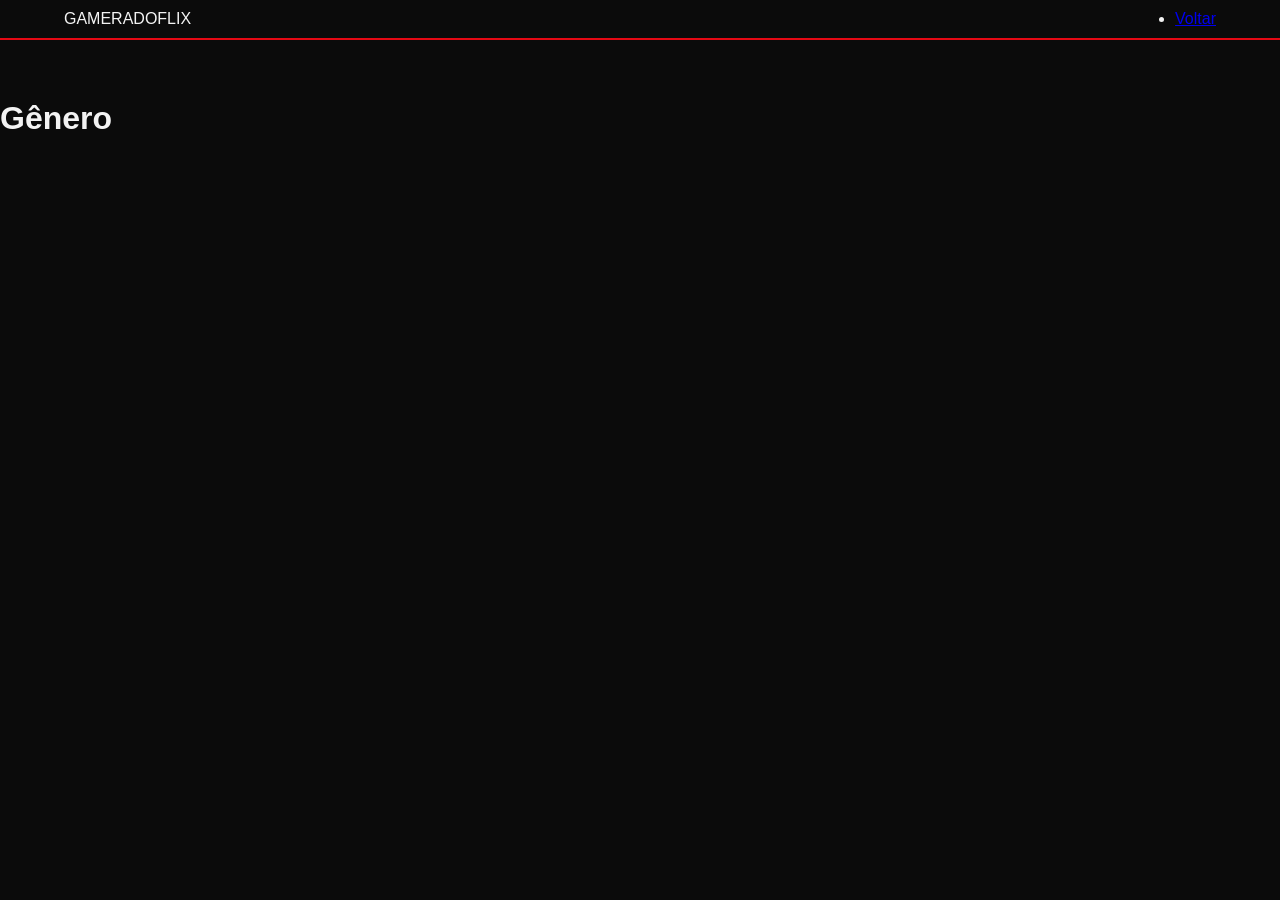
<file: categoria.html>
<!DOCTYPE html>
<html lang="pt-br" data-theme="dark">
<head>
    <meta charset="UTF-8">
    <title>Gênero | GAMERADOFLIX</title>
    <link rel="stylesheet" href="style.css">
</head>
<body>
    <header class="navbar">
        <div class="logo">GAMERADOFLIX</div>
        <nav><ul class="nav-links"><li><a href="index.html">Voltar</a></li></ul></nav>
    </header>

    <main class="content" style="padding-top: 100px;">
        <h1 id="tituloCategoria">Gênero</h1>
        <div class="grid-content" id="listaFiltrada">
            </div>
    </main>

    <script>
        // Esta lógica pega o nome da categoria na URL e filtra os filmes
        const urlParams = new URLSearchParams(window.location.search);
        const generoDesejado = urlParams.get('tipo'); // ex: acao
        
        document.getElementById('tituloCategoria').innerText = "Gênero: " + generoDesejado.toUpperCase();

        // Aqui você simularia a busca no seu "Banco de Dados" (que são seus cards)
        // No futuro, para ser automático, os filmes viriam de um arquivo JSON.
    </script>
</body>
</html>
</file>
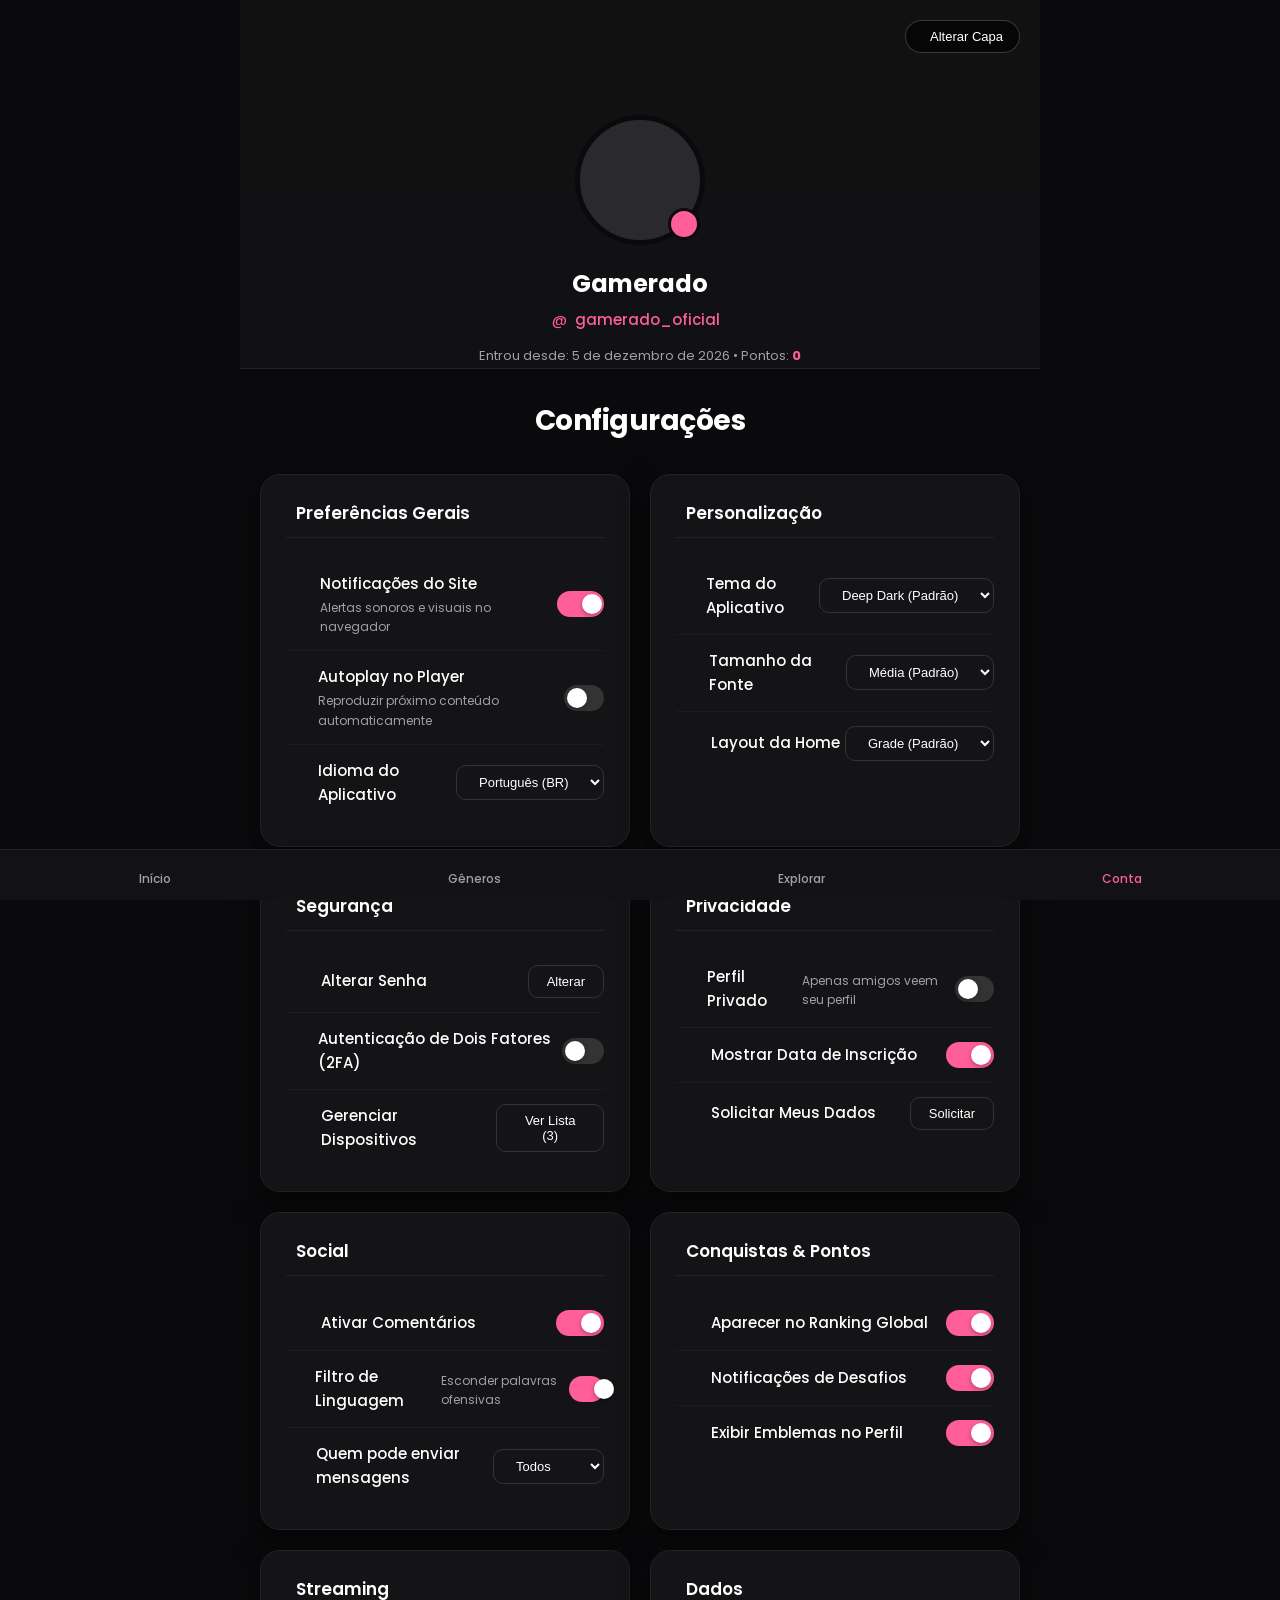
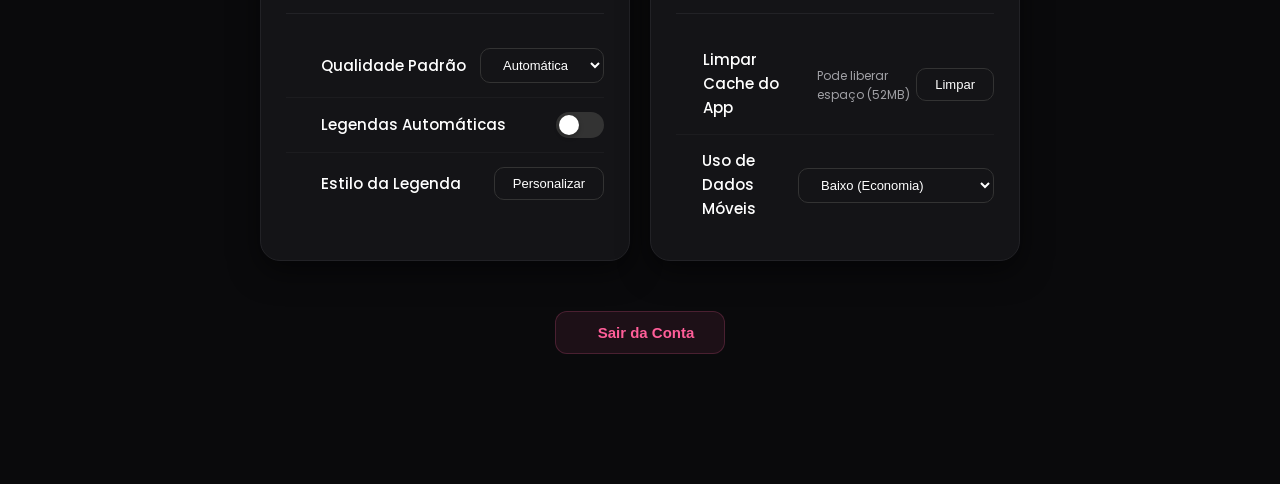
<file: conta.html>
<!DOCTYPE html>
<html lang="pt-br">
<head>
    <meta charset="UTF-8">
    <meta name="viewport" content="width=device-width, initial-scale=1.0">
    <title>Configurações da Conta - Profissional & Estiloso</title>
    <link href="https://fonts.googleapis.com/css2?family=Poppins:wght@300;400;500;600;700&display=swap" rel="stylesheet">
    <style>
        /* --- ESTILOS GERAIS & TEMA ESCURO --- */
        :root {
            --bg-body: #0a0a0c; 
            --bg-card: #141417; 
            --bg-banner: #111113;
            --text-primary: #ffffff;
            --text-secondary: #a0a0a5;
            --accent-pink: #ff5e99; 
            --accent-pink-hover: #ff3c84;
            --border-color: #222226;
            --shadow-card: 0 10px 30px rgba(0,0,0,0.5);
            --transition: all 0.3s cubic-bezier(0.4, 0, 0.2, 1);
        }

        * {
            box-sizing: border-box;
            margin: 0;
            padding: 0;
            outline: none;
            -webkit-tap-highlight-color: transparent;
        }

        body {
            font-family: 'Poppins', sans-serif;
            background-color: var(--bg-body);
            color: var(--text-primary);
            overflow-x: hidden;
            line-height: 1.6;
        }

        /* --- CONTAINER PRINCIPAL --- */
        .main-container {
            max-width: 800px;
            margin: 0 auto;
            padding-bottom: 100px; /* Aumentado para dar espaço ao menu inferior */
        }

        /* --- CABEÇALHO DO PERFIL (HEADER) --- */
        .profile-header {
            position: relative;
            background-color: var(--bg-banner);
            border-bottom: 1px solid var(--border-color);
        }

        /* Banner - Adapta qualquer formato automaticamente */
        .banner {
            height: 180px;
            background-color: #111;
            background-size: cover; /* Faz com que a imagem cubra o espaço sem distorcer */
            background-position: center; /* Centraliza a imagem */
            background-repeat: no-repeat;
            position: relative;
            cursor: pointer;
            transition: opacity 0.3s;
        }
        .banner:hover { opacity: 0.8; }

        .change-cover-btn {
            position: absolute;
            top: 20px;
            right: 20px;
            background: rgba(0, 0, 0, 0.6);
            border: 1px solid rgba(255,255,255,0.2);
            color: white;
            padding: 8px 16px;
            border-radius: 20px;
            font-size: 13px;
            font-weight: 500;
            cursor: pointer;
            display: flex;
            align-items: center;
            gap: 8px;
            backdrop-filter: blur(5px);
            transition: var(--transition);
        }
        .change-cover-btn:hover { background: rgba(0, 0, 0, 0.8); border-color: white; }

        /* Avatar Area */
        .avatar-area {
            position: relative;
            margin-top: -65px; 
            display: flex;
            flex-direction: column;
            align-items: center;
            padding-bottom: 20px;
        }

        .avatar-wrapper {
            position: relative;
            cursor: pointer;
        }

        .avatar {
            width: 130px;
            height: 130px;
            border-radius: 50%;
            background-color: #2a2a2e;
            border: 5px solid var(--bg-body);
            background-size: cover;
            background-position: center;
            transition: var(--transition);
        }
        .avatar-wrapper:hover .avatar { filter: brightness(0.7); }

        .change-avatar-icon {
            position: absolute;
            bottom: 5px;
            right: 5px;
            background-color: var(--accent-pink);
            width: 32px;
            height: 32px;
            border-radius: 50%;
            border: 3px solid var(--bg-body);
            display: flex;
            align-items: center;
            justify-content: center;
            color: white;
            font-size: 14px;
            pointer-events: none; 
        }

        /* Informações do Perfil */
        .info-area {
            text-align: center;
            padding: 0 20px;
        }

        .user-name {
            font-size: 24px;
            font-weight: 700;
            margin-bottom: 5px;
        }

        /* Username com ícone de edição */
        .user-handle-container {
            display: flex;
            align-items: center;
            justify-content: center;
            gap: 8px;
            color: var(--accent-pink);
            font-size: 15px;
            margin-bottom: 10px;
            cursor: pointer;
            transition: var(--transition);
            user-select: none;
        }
        .user-handle-container:hover { color: var(--accent-pink-hover); }
        
        .user-handle { font-weight: 500; }
        .edit-icon { font-size: 12px; }

        .acc-details {
            font-size: 13px;
            color: var(--text-secondary);
            font-weight: 400;
        }

        /* --- SEÇÃO DE CONFIGURAÇÕES --- */
        .settings-area {
            padding: 30px 20px;
        }

        .settings-title {
            text-align: center;
            font-size: 28px;
            font-weight: 700;
            margin-bottom: 30px;
            letter-spacing: -0.5px;
        }

        .settings-cards-grid {
            display: grid;
            grid-template-columns: repeat(auto-fit, minmax(300px, 1fr));
            gap: 20px;
        }

        .settings-card {
            background-color: var(--bg-card);
            border-radius: 20px;
            padding: 25px;
            border: 1px solid var(--border-color);
            box-shadow: var(--shadow-card);
            transition: transform 0.2s;
        }
        .settings-card:hover { transform: translateY(-2px); }

        .card-header {
            font-size: 17px;
            font-weight: 600;
            color: var(--text-primary);
            margin-bottom: 20px;
            padding-bottom: 10px;
            border-bottom: 1px solid var(--border-color);
            display: flex;
            align-items: center;
            gap: 10px;
        }
        .card-header i { color: var(--accent-pink); font-size: 16px; }

        .settings-item {
            display: flex;
            align-items: center;
            justify-content: space-between;
            padding: 14px 0;
            border-bottom: 1px solid #1c1c1f;
        }
        .settings-item:last-child { border-bottom: none; }

        .item-label {
            display: flex;
            align-items: center;
            gap: 15px;
            font-size: 15px;
            color: var(--text-primary);
            font-weight: 500;
        }
        .item-label i {
            color: var(--text-secondary);
            font-size: 17px;
            width: 20px;
            text-align: center;
        }

        .item-subtext {
            display: block;
            font-size: 12px;
            color: var(--text-secondary);
            font-weight: 400;
            margin-top: 2px;
        }

        /* --- CONTROLES ESPECÍFICOS --- */
        .switch {
            position: relative;
            display: inline-block;
            width: 48px;
            height: 26px;
        }
        .switch input { opacity: 0; width: 0; height: 0; }
        .slider {
            position: absolute;
            cursor: pointer;
            top: 0; left: 0; right: 0; bottom: 0;
            background-color: #333;
            transition: .4s;
            border-radius: 34px;
        }
        .slider:before {
            position: absolute;
            content: "";
            height: 20px; width: 20px;
            left: 3px; bottom: 3px;
            background-color: white;
            transition: .4s;
            border-radius: 50%;
            box-shadow: 0 2px 5px rgba(0,0,0,0.3);
        }
        input:checked + .slider { background-color: var(--accent-pink); }
        input:focus + .slider { box-shadow: 0 0 1px var(--accent-pink); }
        input:checked + .slider:before { transform: translateX(22px); }

        .action-btn {
            background: transparent;
            border: 1px solid #333;
            color: var(--text-primary);
            padding: 8px 18px;
            border-radius: 10px;
            font-size: 13px;
            font-weight: 500;
            cursor: pointer;
            transition: var(--transition);
        }
        .action-btn:hover { background: #1c1c1f; border-color: #444; }

        .logout-container {
            grid-column: 1 / -1; 
            display: flex;
            justify-content: center;
            margin-top: 30px;
        }

        .logout-btn {
            background-color: rgba(255, 94, 153, 0.08);
            color: var(--accent-pink);
            border: 1px solid rgba(255, 94, 153, 0.2);
            padding: 12px 30px;
            border-radius: 12px;
            font-size: 15px;
            font-weight: 600;
            cursor: pointer;
            display: flex;
            align-items: center;
            gap: 12px;
            transition: var(--transition);
            width: auto;
        }
        .logout-btn:hover { background-color: rgba(255, 94, 153, 0.15); transform: translateY(-1px); border-color: rgba(255, 94, 153, 0.4); }
        .logout-btn i { font-size: 16px; }

        .hidden-file-input { display: none; }

        /* --- MODAIS & AVISOS --- */
        .modal-overlay {
            position: fixed;
            top: 0; left: 0; width: 100%; height: 100%;
            background: rgba(0, 0, 0, 0.85);
            backdrop-filter: blur(5px);
            z-index: 2000;
            display: flex;
            align-items: center;
            justify-content: center;
            opacity: 0; visibility: hidden;
            transition: var(--transition);
        }
        .modal-overlay.active { opacity: 1; visibility: visible; }

        .modal-card {
            background-color: var(--bg-card);
            border-radius: 20px;
            width: 90%; max-width: 400px;
            padding: 30px;
            border: 1px solid var(--border-color);
            transform: scale(0.9);
            transition: var(--transition);
            text-align: center;
        }
        .modal-overlay.active .modal-card { transform: scale(1); }

        .modal-header { font-size: 20px; font-weight: 700; margin-bottom: 15px; }
        .modal-body { color: var(--text-secondary); font-size: 14px; margin-bottom: 25px; }
        .modal-input {
            width: 100%;
            padding: 12px;
            border-radius: 10px;
            background: #111;
            border: 1px solid var(--border-color);
            color: white;
            font-family: inherit;
            margin-bottom: 15px;
        }
        .modal-input:focus { border-color: var(--accent-pink); }
        
        .modal-footer { display: flex; gap: 10px; justify-content: center; }
        .modal-btn { padding: 10px 20px; border-radius: 10px; font-weight: 600; cursor: pointer; transition: var(--transition); font-size: 14px; }
        
        .modal-btn-confirm { background-color: var(--accent-pink); color: white; border: none; }
        .modal-btn-confirm:hover { background-color: var(--accent-pink-hover); }
        
        .modal-btn-cancel { background: transparent; color: var(--text-secondary); border: 1px solid #333; }
        .modal-btn-cancel:hover { background: #1c1c1f; }

        #top-alert-banner {
            position: fixed;
            top: -100px; left: 0; width: 100%;
            background-color: #f44336; 
            color: white;
            padding: 15px;
            text-align: center;
            font-weight: 600;
            z-index: 3000;
            box-shadow: 0 5px 15px rgba(0,0,0,0.3);
            transition: top 0.4s ease;
        }
        #top-alert-banner.active { top: 0; }

        .loader {
            border: 3px solid #333;
            border-top: 3px solid var(--accent-pink);
            border-radius: 50%;
            width: 24px; height: 24px;
            animation: spin 1s linear infinite;
            display: none;
            position: absolute;
        }
        @keyframes spin { 0% { transform: rotate(0deg); } 100% { transform: rotate(360deg); } }

        /* --- MENU INFERIOR --- */
        .bottom-nav {
            position: fixed;
            bottom: 0;
            left: 0;
            width: 100%;
            background-color: rgba(20, 20, 23, 0.95);
            backdrop-filter: blur(15px);
            -webkit-backdrop-filter: blur(15px);
            display: flex;
            justify-content: space-around;
            align-items: center;
            padding: 12px 0;
            border-top: 1px solid var(--border-color);
            z-index: 1000;
            padding-bottom: calc(12px + env(safe-area-inset-bottom, 0px));
        }
        
        .nav-item {
            text-decoration: none;
            color: var(--text-secondary);
            display: flex;
            flex-direction: column;
            align-items: center;
            gap: 5px;
            font-size: 12px;
            font-weight: 500;
            transition: var(--transition);
        }
        
        .nav-item i {
            font-size: 22px;
            margin-bottom: 2px;
            transition: var(--transition);
        }
        
        .nav-item.active, .nav-item:hover {
            color: var(--accent-pink);
        }
        
        .nav-item.active i {
            transform: scale(1.1);
        }

        @import url('https://cdnjs.cloudflare.com/ajax/libs/font-awesome/6.0.0-beta3/css/all.min.css');

    </style>
</head>
<body>

    <div id="top-alert-banner">
        ⚠️ <span id="alert-message">Aviso!</span>
    </div>

    <div class="main-container">
        
        <header class="profile-header">
            <div class="banner" id="banner-view" title="Clique para alterar a capa">
                <button class="change-cover-btn" id="change-cover-trigger">
                    <i class="fas fa-camera"></i> Alterar Capa
                </button>
                <div class="loader" id="banner-loader" style="top: 20px; left: 20px;"></div>
            </div>

            <div class="avatar-area">
                <div class="avatar-wrapper" id="avatar-trigger" title="Clique para alterar a foto de perfil">
                    <div class="avatar" id="avatar-view"></div>
                    <div class="change-avatar-icon">
                        <i class="fas fa-camera"></i>
                    </div>
                    <div class="loader" id="avatar-loader" style="top: calc(50% - 12px); left: calc(50% - 12px);"></div>
                </div>
            </div>

            <div class="info-area">
                <h1 class="user-name" id="display-name">Carregando...</h1>
                <div class="user-handle-container" id="edit-handle-trigger" title="Clique para alterar seu @">
                    @<span class="user-handle" id="display-handle">user</span>
                    <i class="fas fa-pen edit-icon"></i>
                </div>
                <p class="acc-details">
                    Entrou desde: <span id="display-join-date">•</span> • Pontos: <span id="display-points" style="color: var(--accent-pink); font-weight: bold;">0</span>
                </p>
            </div>
        </header>

        <main class="settings-area">
            <h2 class="settings-title">Configurações</h2>

            <div class="settings-cards-grid">

                <div class="settings-card">
                    <div class="card-header"><i class="fas fa-cog"></i> Preferências Gerais</div>
                    
                    <div class="settings-item">
                        <div class="item-label">
                            <i class="fas fa-bell"></i>
                            <div>
                                Notificações do Site
                                <span class="item-subtext">Alertas sonoros e visuais no navegador</span>
                            </div>
                        </div>
                        <label class="switch">
                            <input type="checkbox" id="cfg-notif" checked>
                            <span class="slider"></span>
                        </label>
                    </div>

                    <div class="settings-item">
                        <div class="item-label">
                            <i class="fas fa-play-circle"></i>
                            <div>
                                Autoplay no Player
                                <span class="item-subtext">Reproduzir próximo conteúdo automaticamente</span>
                            </div>
                        </div>
                        <label class="switch">
                            <input type="checkbox" id="cfg-autoplay">
                            <span class="slider"></span>
                        </label>
                    </div>

                    <div class="settings-item">
                        <div class="item-label">
                            <i class="fas fa-language"></i>
                            Idioma do Aplicativo
                        </div>
                        <select class="action-btn" id="cfg-lang">
                            <option value="pt-br">Português (BR)</option>
                            <option value="en">English</option>
                            <option value="es">Español</option>
                        </select>
                    </div>
                </div>

                <div class="settings-card">
                    <div class="card-header"><i class="fas fa-paint-brush"></i> Personalização</div>
                    
                    <div class="settings-item">
                        <div class="item-label">
                            <i class="fas fa-adjust"></i>
                            Tema do Aplicativo
                        </div>
                        <select class="action-btn" id="cfg-theme">
                            <option value="deep-dark">Deep Dark (Padrão)</option>
                            <option value="light">Claro</option>
                            <option value="oled">OLED (Preto Puro)</option>
                            <option value="pink-gamer">Pink Gamer</option>
                        </select>
                    </div>

                    <div class="settings-item">
                        <div class="item-label">
                            <i class="fas fa-text-height"></i>
                            Tamanho da Fonte
                        </div>
                        <select class="action-btn" id="cfg-font-size">
                            <option value="medium">Média (Padrão)</option>
                            <option value="small">Pequena</option>
                            <option value="large">Grande</option>
                        </select>
                    </div>

                    <div class="settings-item">
                        <div class="item-label">
                            <i class="fas fa-border-all"></i>
                            Layout da Home
                        </div>
                        <select class="action-btn" id="cfg-home-layout">
                            <option value="grid">Grade (Padrão)</option>
                            <option value="list">Lista Compacta</option>
                        </select>
                    </div>
                </div>

                <div class="settings-card">
                    <div class="card-header"><i class="fas fa-shield-alt"></i> Segurança</div>
                    
                    <div class="settings-item">
                        <div class="item-label">
                            <i class="fas fa-key"></i>
                            Alterar Senha
                        </div>
                        <button class="action-btn" onclick="openModal('modal-password')">Alterar</button>
                    </div>

                    <div class="settings-item">
                        <div class="item-label">
                            <i class="fas fa-user-check"></i>
                            Autenticação de Dois Fatores (2FA)
                        </div>
                        <label class="switch">
                            <input type="checkbox" id="cfg-2fa">
                            <span class="slider"></span>
                        </label>
                    </div>

                    <div class="settings-item">
                        <div class="item-label">
                            <i class="fas fa-mobile-alt"></i>
                            Gerenciar Dispositivos
                        </div>
                        <button class="action-btn">Ver Lista (3)</button>
                    </div>
                </div>

                <div class="settings-card">
                    <div class="card-header"><i class="fas fa-lock"></i> Privacidade</div>
                    
                    <div class="settings-item">
                        <div class="item-label">
                            <i class="fas fa-eye-slash"></i>
                            Perfil Privado
                            <span class="item-subtext">Apenas amigos veem seu perfil</span>
                        </div>
                        <label class="switch">
                            <input type="checkbox" id="cfg-private-profile">
                            <span class="slider"></span>
                        </label>
                    </div>

                    <div class="settings-item">
                        <div class="item-label">
                            <i class="fas fa-calendar-alt"></i>
                            Mostrar Data de Inscrição
                        </div>
                        <label class="switch">
                            <input type="checkbox" id="cfg-show-join" checked>
                            <span class="slider"></span>
                        </label>
                    </div>

                    <div class="settings-item">
                        <div class="item-label">
                            <i class="fas fa-download"></i>
                            Solicitar Meus Dados
                        </div>
                        <button class="action-btn">Solicitar</button>
                    </div>
                </div>

                <div class="settings-card">
                    <div class="card-header"><i class="fas fa-users"></i> Social</div>
                    
                    <div class="settings-item">
                        <div class="item-label">
                            <i class="fas fa-comments"></i>
                            Ativar Comentários
                        </div>
                        <label class="switch">
                            <input type="checkbox" id="cfg-comments" checked>
                            <span class="slider"></span>
                        </label>
                    </div>

                    <div class="settings-item">
                        <div class="item-label">
                            <i class="fas fa-filter"></i>
                            Filtro de Linguagem
                            <span class="item-subtext">Esconder palavras ofensivas</span>
                        </div>
                        <label class="switch">
                            <input type="checkbox" id="cfg-filter" checked>
                            <span class="slider"></span>
                        </label>
                    </div>

                    <div class="settings-item">
                        <div class="item-label">
                            <i class="fas fa-envelope"></i>
                            Quem pode enviar mensagens
                        </div>
                        <select class="action-btn" id="cfg-dm">
                            <option value="all">Todos</option>
                            <option value="friends">Amigos</option>
                            <option value="none">Ninguém</option>
                        </select>
                    </div>
                </div>

                <div class="settings-card">
                    <div class="card-header"><i class="fas fa-trophy"></i> Conquistas & Pontos</div>
                    
                    <div class="settings-item">
                        <div class="item-label">
                            <i class="fas fa-chart-line"></i>
                            Aparecer no Ranking Global
                        </div>
                        <label class="switch">
                            <input type="checkbox" id="cfg-ranking" checked>
                            <span class="slider"></span>
                        </label>
                    </div>

                    <div class="settings-item">
                        <div class="item-label">
                            <i class="fas fa-bullhorn"></i>
                            Notificações de Desafios
                        </div>
                        <label class="switch">
                            <input type="checkbox" id="cfg-challenges" checked>
                            <span class="slider"></span>
                        </label>
                    </div>

                    <div class="settings-item">
                        <div class="item-label">
                            <i class="fas fa-id-badge"></i>
                            Exibir Emblemas no Perfil
                        </div>
                        <label class="switch">
                            <input type="checkbox" id="cfg-badges" checked>
                            <span class="slider"></span>
                        </label>
                    </div>
                </div>

                <div class="settings-card">
                    <div class="card-header"><i class="fas fa-video"></i> Streaming</div>
                    
                    <div class="settings-item">
                        <div class="item-label">
                            <i class="fas fa-hd"></i>
                            Qualidade Padrão
                        </div>
                        <select class="action-btn" id="cfg-quality">
                            <option value="auto">Automática</option>
                            <option value="1080p">1080p</option>
                            <option value="720p">720p</option>
                            <option value="480p">480p</option>
                        </select>
                    </div>

                    <div class="settings-item">
                        <div class="item-label">
                            <i class="fas fa-subtitle"></i>
                            Legendas Automáticas
                        </div>
                        <label class="switch">
                            <input type="checkbox" id="cfg-subs">
                            <span class="slider"></span>
                        </label>
                    </div>

                    <div class="settings-item">
                        <div class="item-label">
                            <i class="fas fa-palette"></i>
                            Estilo da Legenda
                        </div>
                        <button class="action-btn">Personalizar</button>
                    </div>
                </div>

                <div class="settings-card">
                    <div class="card-header"><i class="fas fa-hdd"></i> Dados</div>
                    
                    <div class="settings-item">
                        <div class="item-label">
                            <i class="fas fa-trash-alt"></i>
                            Limpar Cache do App
                            <span class="item-subtext">Pode liberar espaço (52MB)</span>
                        </div>
                        <button class="action-btn">Limpar</button>
                    </div>

                    <div class="settings-item">
                        <div class="item-label">
                            <i class="fas fa-server"></i>
                            Uso de Dados Móveis
                        </div>
                        <select class="action-btn" id="cfg-mobile-data">
                            <option value="low">Baixo (Economia)</option>
                            <option value="high">Alto (Melhor Qualidade)</option>
                        </select>
                    </div>
                </div>

                <div class="logout-container">
                    <button class="logout-btn" id="logout-trigger">
                        <i class="fas fa-sign-out-alt"></i> Sair da Conta
                    </button>
                </div>

            </div>
        </main>
    </div>

    <nav class="bottom-nav">
        <a href="index.html" class="nav-item">
            <i class="fas fa-home"></i>
            <span>Início</span>
        </a>
        <a href="generos.html" class="nav-item">
            <i class="fas fa-th-large"></i>
            <span>Gêneros</span>
        </a>
        <a href="explorar.html" class="nav-item">
            <i class="fas fa-compass"></i>
            <span>Explorar</span>
        </a>
        <a href="conta.html" class="nav-item active">
            <i class="fas fa-user"></i>
            <span>Conta</span>
        </a>
    </nav>

    <input type="file" id="banner-input" class="hidden-file-input" accept="*/*">
    <input type="file" id="avatar-input" class="hidden-file-input" accept="image/*">

    <div class="modal-overlay" id="modal-handle-overlay">
        <div class="modal-card">
            <div class="modal-header">Alterar Nome de Usuário</div>
            <div class="modal-body">
                Crie um @ único. Se alguém já tiver esse nome, você não poderá usá-lo.
            </div>
            <input type="text" class="modal-input" id="new-handle-input" placeholder="@novo_usuario">
            <div class="modal-footer">
                <button class="modal-btn modal-btn-cancel" onclick="closeModal('modal-handle')">Cancelar</button>
                <button class="modal-btn modal-btn-confirm" id="confirm-handle-change">Salvar</button>
            </div>
        </div>
    </div>

    <div class="modal-overlay" id="modal-password-overlay">
        <div class="modal-card">
            <div class="modal-header">Alterar Senha</div>
            <input type="password" class="modal-input" placeholder="Senha Atual">
            <input type="password" class="modal-input" placeholder="Nova Senha">
            <input type="password" class="modal-input" placeholder="Confirmar Nova Senha">
            <div class="modal-footer">
                <button class="modal-btn modal-btn-cancel" onclick="closeModal('modal-password')">Cancelar</button>
                <button class="modal-btn modal-btn-confirm" onclick="closeModal('modal-password')">Salvar</button>
            </div>
        </div>
    </div>

    <script>
        document.addEventListener('DOMContentLoaded', () => {
            
            // ==========================================
            // BANCO DE DADOS MOCK - USUÁRIOS REGISTRADOS
            // ==========================================
            // Simula um banco de dados de nomes de usuários que já existem
            let takenUsernames = JSON.parse(localStorage.getItem('globalUsernamesDatabase')) || [];
            
            // Pré-populando com os exemplos exigidos caso esteja vazio
            if (takenUsernames.length === 0) {
                takenUsernames.push('gamerado', 'gameradofull', 'admin', 'suporte');
                localStorage.setItem('globalUsernamesDatabase', JSON.stringify(takenUsernames));
            }


            // ==========================================
            // SISTEMA DE PUXAR DADOS DA CONTA & PONTOS
            // ==========================================
            if (!localStorage.getItem('selectedUser')) {
                const defaultUser = {
                    name: "Gamerado", // Puxa do selecaoconta.html
                    handle: "gamerado_oficial",
                    joinTimestamp: new Date().getTime(), 
                    points: 0, // Inicia sempre com 0 se for conta nova
                    avatar: "",
                    banner: ""
                };
                localStorage.setItem('selectedUser', JSON.stringify(defaultUser));
            }

            let userData = JSON.parse(localStorage.getItem('selectedUser'));

            // O NOME NO PERFIL É ESTRITAMENTE O MESMO DO SELECAOCONTA.HTML
            document.getElementById('display-name').textContent = userData.name;
            document.getElementById('display-handle').textContent = userData.handle;
            
            // Exibir pontos (garantindo que se não existir, seja 0)
            if (typeof userData.points === 'undefined') userData.points = 0;
            document.getElementById('display-points').textContent = userData.points;
            
            // Carregar imagens (Banner se adapta via CSS cover)
            if (userData.avatar) {
                document.getElementById('avatar-view').style.backgroundImage = `url(${userData.avatar})`;
            }
            if (userData.banner) {
                document.getElementById('banner-view').style.backgroundImage = `url(${userData.banner})`;
            }

            function calculateJoinDate(timestamp) {
                const joinDate = new Date(timestamp);
                const options = { year: 'numeric', month: 'long', day: 'numeric' };
                return joinDate.toLocaleDateString('pt-BR', options);
            }
            document.getElementById('display-join-date').textContent = calculateJoinDate(userData.joinTimestamp);


            // ==========================================
            // SISTEMA DE PONTOS POR TEMPO ATIVO
            // ==========================================
            // sessionStorage mantém os dados enquanto a aba do site estiver aberta.
            // Isso garante a regra de "sem sair do site".
            
            if (!sessionStorage.getItem('sessionStartTime')) {
                sessionStorage.setItem('sessionStartTime', Date.now());
                sessionStorage.setItem('awarded30m', 'false');
                sessionStorage.setItem('awarded60m', 'false');
            }

            // Verifica o tempo a cada 10 segundos
            setInterval(() => {
                const startTime = parseInt(sessionStorage.getItem('sessionStartTime'));
                const now = Date.now();
                const minutesElapsed = Math.floor((now - startTime) / 60000); 

                let currentData = JSON.parse(localStorage.getItem('selectedUser'));
                let pointsToAdd = 0;

                // Regra: Aos 30 minutos ganha 100
                if (minutesElapsed >= 30 && minutesElapsed < 60 && sessionStorage.getItem('awarded30m') === 'false') {
                    pointsToAdd = 100;
                    sessionStorage.setItem('awarded30m', 'true');
                    showTopAlert(`🎉 Você ganhou +100 pontos por 30 minutos online!`, '#4CAF50');
                }
                
                // Regra: A 1 hora (60 min) direto ganha 500
                if (minutesElapsed >= 60 && sessionStorage.getItem('awarded60m') === 'false') {
                    pointsToAdd = 500;
                    sessionStorage.setItem('awarded60m', 'true');
                    showTopAlert(`🔥 INCRÍVEL! +500 pontos por 1 hora direto no site!`, '#ff5e99');
                    
                    // Reseta o ciclo para poder ganhar de novo se ficar mais tempo
                    sessionStorage.setItem('sessionStartTime', Date.now());
                    sessionStorage.setItem('awarded30m', 'false');
                    sessionStorage.setItem('awarded60m', 'false');
                }

                if (pointsToAdd > 0) {
                    currentData.points += pointsToAdd;
                    localStorage.setItem('selectedUser', JSON.stringify(currentData));
                    document.getElementById('display-points').textContent = currentData.points;
                }

            }, 10000); // 10000 ms = 10 segundos de verificação


            // ==========================================
            // SISTEMA DE UPLOAD DE CAPA E AVATAR
            // ==========================================
            function handleFileUpload(inputId, viewId, loaderId, storageKey) {
                const input = document.getElementById(inputId);
                const view = document.getElementById(viewId);
                const loader = document.getElementById(loaderId);

                input.addEventListener('change', (e) => {
                    const file = e.target.files[0];
                    if (!file) return;

                    loader.style.display = 'block';
                    if (viewId === 'avatar-view') view.style.opacity = '0.3';

                    const reader = new FileReader();
                    reader.onload = function(event) {
                        const base64String = event.target.result;
                        
                        const currentData = JSON.parse(localStorage.getItem('selectedUser'));
                        currentData[storageKey] = base64String;
                        localStorage.setItem('selectedUser', JSON.stringify(currentData)); // Salva permanentemente

                        view.style.backgroundImage = `url(${base64String})`;
                        
                        setTimeout(() => {
                            loader.style.display = 'none';
                            view.style.opacity = '1';
                        }, 500); 
                    };
                    reader.readAsDataURL(file);
                });
            }

            document.getElementById('change-cover-trigger').addEventListener('click', () => {
                document.getElementById('banner-input').click();
            });
            handleFileUpload('banner-input', 'banner-view', 'banner-loader', 'banner');

            document.getElementById('avatar-trigger').addEventListener('click', () => {
                document.getElementById('avatar-input').click();
            });
            handleFileUpload('avatar-input', 'avatar-view', 'avatar-loader', 'avatar');


            // ==========================================
            // SISTEMA DE NOME DE USUÁRIO ÚNICO (@)
            // ==========================================
            const handleTrigger = document.getElementById('edit-handle-trigger');
            const confirmHandleBtn = document.getElementById('confirm-handle-change');
            const handleInput = document.getElementById('new-handle-input');
            
            handleTrigger.addEventListener('click', () => {
                handleInput.value = document.getElementById('display-handle').textContent;
                openModal('modal-handle');
            });

            confirmHandleBtn.addEventListener('click', () => {
                let newHandle = handleInput.value.trim().toLowerCase();
                if (newHandle.startsWith('@')) newHandle = newHandle.substring(1);

                if (newHandle.length < 3) {
                    handleInput.style.borderColor = '#f44336';
                    return;
                }

                // 1. Verifica se já não é o nome atual dele
                const currentData = JSON.parse(localStorage.getItem('selectedUser'));
                if (newHandle === currentData.handle.toLowerCase()) {
                    closeModal('modal-handle');
                    return; 
                }

                // 2. Busca no banco de dados global (mock)
                let dbUsernames = JSON.parse(localStorage.getItem('globalUsernamesDatabase'));
                
                if (dbUsernames.includes(newHandle)) {
                    // NOME JÁ EXISTE - Bloqueia
                    showTopAlert(`O usuário @${newHandle} já está sendo usado por outra pessoa!`, '#f44336');
                    handleInput.style.borderColor = '#f44336';
                } else {
                    // NOME DISPONÍVEL - Salva
                    // Remove o antigo da database (opcional, mas bom pra liberar nomes)
                    dbUsernames = dbUsernames.filter(u => u !== currentData.handle.toLowerCase());
                    
                    // Adiciona o novo e salva
                    dbUsernames.push(newHandle);
                    localStorage.setItem('globalUsernamesDatabase', JSON.stringify(dbUsernames));

                    // Atualiza perfil local permanentemente
                    currentData.handle = newHandle;
                    localStorage.setItem('selectedUser', JSON.stringify(currentData));
                    document.getElementById('display-handle').textContent = newHandle;

                    closeModal('modal-handle');
                    showTopAlert(`@${newHandle} salvo com sucesso!`, '#4CAF50'); 
                }
            });


            // ==========================================
            // SISTEMA DE CONFIGURAÇÕES FUNCIONAIS (PERSISTÊNCIA)
            // ==========================================
            if (!localStorage.getItem('appSettings')) {
                const defaultSettings = {
                    notif: true, autoplay: false, lang: 'pt-br', theme: 'deep-dark',
                    fontSize: 'medium', private: false, showJoin: true, comments: true,
                    filter: true, ranking: true, quality: 'auto'
                };
                localStorage.setItem('appSettings', JSON.stringify(defaultSettings));
            }

            const settings = JSON.parse(localStorage.getItem('appSettings'));

            document.getElementById('cfg-notif').checked = settings.notif;
            document.getElementById('cfg-autoplay').checked = settings.autoplay;
            document.getElementById('cfg-lang').value = settings.lang;
            document.getElementById('cfg-theme').value = settings.theme;
            document.getElementById('cfg-font-size').value = settings.fontSize;
            document.getElementById('cfg-private-profile').checked = settings.private;
            document.getElementById('cfg-show-join').checked = settings.showJoin;
            document.getElementById('cfg-comments').checked = settings.comments;
            document.getElementById('cfg-filter').checked = settings.filter;
            document.getElementById('cfg-ranking').checked = settings.ranking;
            document.getElementById('cfg-quality').value = settings.quality;

            const joinDateDisplay = document.getElementById('display-join-date').parentElement;
            joinDateDisplay.style.display = settings.showJoin ? 'inline' : 'none';

            function addSettingListener(id, key, type) {
                document.getElementById(id).addEventListener('change', (e) => {
                    const currentSettings = JSON.parse(localStorage.getItem('appSettings'));
                    if (type === 'checkbox') {
                        currentSettings[key] = e.target.checked;
                        if (id === 'cfg-show-join') joinDateDisplay.style.display = e.target.checked ? 'inline' : 'none';
                    } else {
                        currentSettings[key] = e.target.value;
                        if (id === 'cfg-theme') applyTheme(e.target.value);
                    }
                    localStorage.setItem('appSettings', JSON.stringify(currentSettings));
                });
            }

            addSettingListener('cfg-notif', 'notif', 'checkbox');
            addSettingListener('cfg-autoplay', 'autoplay', 'checkbox');
            addSettingListener('cfg-lang', 'lang', 'select');
            addSettingListener('cfg-theme', 'theme', 'select');
            addSettingListener('cfg-font-size', 'fontSize', 'select');
            addSettingListener('cfg-private-profile', 'private', 'checkbox');
            addSettingListener('cfg-show-join', 'showJoin', 'checkbox');
            addSettingListener('cfg-comments', 'comments', 'checkbox');
            addSettingListener('cfg-filter', 'filter', 'checkbox');
            addSettingListener('cfg-ranking', 'ranking', 'checkbox');
            addSettingListener('cfg-quality', 'quality', 'select');

            function applyTheme(theme) {
                if (theme === 'oled') {
                    document.documentElement.style.setProperty('--bg-body', '#000000');
                    document.documentElement.style.setProperty('--bg-card', '#080808');
                } else if (theme === 'pink-gamer') {
                    document.documentElement.style.setProperty('--bg-body', '#1a0e14');
                    document.documentElement.style.setProperty('--border-color', '#ff5e9933');
                } else {
                    document.documentElement.style.setProperty('--bg-body', '#0a0a0c');
                    document.documentElement.style.setProperty('--bg-card', '#141417');
                    document.documentElement.style.setProperty('--border-color', '#222226');
                }
            }
            applyTheme(settings.theme); 

            // ==========================================
            // SISTEMA DE SAIR DA CONTA
            // ==========================================
            document.getElementById('logout-trigger').addEventListener('click', () => {
                localStorage.removeItem('selectedUser');
                sessionStorage.clear(); // Limpa timer para não continuar rodando sem logar
                window.location.href = 'selecaoconta.html';
            });

        }); // Fim DOMContentLoaded


        // ==========================================
        // UTILITÁRIOS (MODAIS E AVISOS)
        // ==========================================
        function openModal(modalName) {
            document.getElementById(`${modalName}-overlay`).classList.add('active');
        }

        function closeModal(modalName) {
            document.getElementById(`${modalName}-overlay`).classList.remove('active');
            if (modalName === 'modal-handle') {
                document.getElementById('new-handle-input').style.borderColor = '#222226';
            }
        }

        document.querySelectorAll('.modal-overlay').forEach(overlay => {
            overlay.addEventListener('click', (e) => {
                if (e.target === overlay) {
                    overlay.classList.remove('active');
                }
            });
        });

        let alertTimeout;
        function showTopAlert(message, bgColor = '#f44336') {
            const banner = document.getElementById('top-alert-banner');
            const msgSpan = document.getElementById('alert-message');
            
            clearTimeout(alertTimeout); 
            
            msgSpan.textContent = message;
            banner.style.backgroundColor = bgColor;
            banner.classList.add('active');
            
            alertTimeout = setTimeout(() => {
                banner.classList.remove('active');
            }, 4000);
        }

    </script>
</body>
</html>
</file>
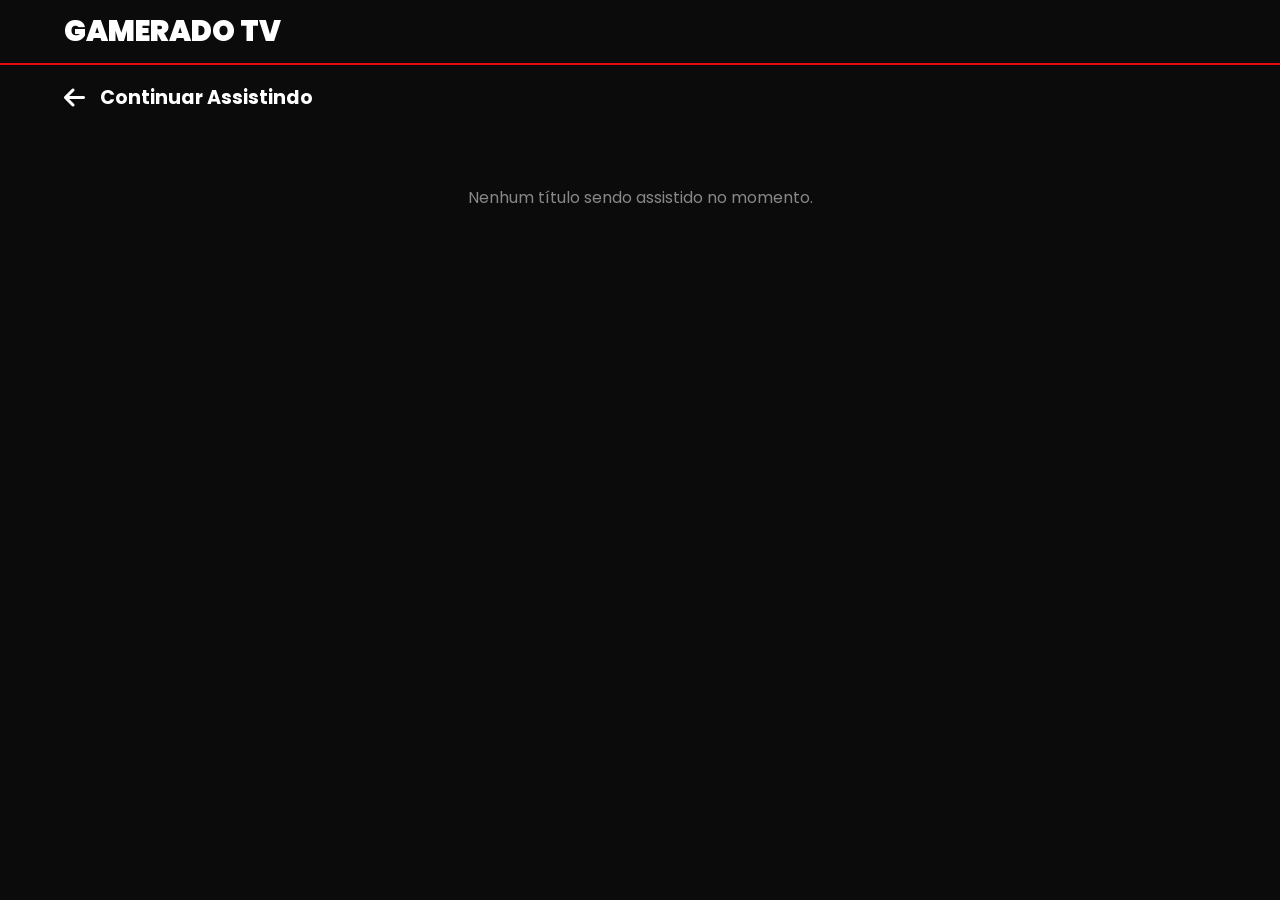
<file: continuar-assistindo.html>
<!DOCTYPE html>
<html lang="pt-br" data-theme="dark">
<head>
    <meta charset="UTF-8">
    <meta name="viewport" content="width=device-width, initial-scale=1.0">
    <title>Continuar Assistindo | GAMERADO TV</title>
    <link href="https://fonts.googleapis.com/css2?family=Poppins:wght@300;600;700&display=swap" rel="stylesheet">
    <link rel="stylesheet" href="https://cdnjs.cloudflare.com/ajax/libs/font-awesome/6.0.0/css/all.min.css">
    <link rel="stylesheet" href="style.css">
    <style>
        .cw-page-header { padding: 80px 5% 20px 5%; display: flex; align-items: center; gap: 15px; }
        .back-btn { color: white; font-size: 1.5rem; text-decoration: none; cursor: pointer; }
        .grid-cw { display: grid; grid-template-columns: repeat(auto-fill, minmax(280px, 1fr)); gap: 20px; padding: 0 5% 40px 5%; }
        
        /* Estilos idênticos aos do index.html para o card de Continuar Assistindo */
        .cw-card { width: 100%; cursor: pointer; position: relative; background: transparent; border: none; }
        .cw-thumb-container { position: relative; width: 100%; height: 160px; border-radius: 6px; overflow: hidden; box-shadow: 0 4px 10px rgba(0,0,0,0.5); }
        .cw-thumb-container img { width: 100%; height: 100%; object-fit: cover; transition: transform 0.3s; }
        .cw-card:hover .cw-thumb-container img { transform: scale(1.05); }
        .cw-progress-bar { position: absolute; bottom: 0; left: 0; width: 100%; height: 4px; background: rgba(255,255,255,0.3); }
        .cw-progress-fill { height: 100%; background: var(--primary-red, #e50914); }
        .cw-remove-btn { position: absolute; top: 8px; right: 8px; background: rgba(0,0,0,0.7); color: white; width: 26px; height: 26px; border-radius: 50%; display: flex; align-items: center; justify-content: center; font-size: 0.85rem; cursor: pointer; z-index: 2; transition: background 0.3s; }
        .cw-remove-btn:hover { background: var(--primary-red, #e50914); }
        .cw-info { padding-top: 10px; text-align: left; }
        .cw-info h4 { font-size: 1rem; margin: 0; color: white; font-weight: bold; white-space: nowrap; overflow: hidden; text-overflow: ellipsis; }
        .cw-info p { font-size: 0.8rem; color: #aaa; margin: 3px 0 0 0; }
        
        .empty-msg { text-align: center; color: #888; width: 100%; padding: 50px 0; grid-column: 1 / -1; }
    </style>
</head>
<body>
    <header class="navbar">
        <h1 class="logo-rgb">GAMERADO TV</h1>
    </header>

    <div class="cw-page-header">
        <a href="index.html" class="back-btn"><i class="fas fa-arrow-left"></i></a>
        <h2 class="category-title" style="margin:0;">Continuar Assistindo</h2>
    </div>

    <div class="grid-cw" id="cw-grid-container">
        <!-- Os vídeos parados pela metade aparecerão aqui via JavaScript -->
    </div>

    <script>
        function loadFullContinueWatching() {
            const cwGrid = document.getElementById('cw-grid-container');
            let cwList = JSON.parse(localStorage.getItem('continueWatchingList') || '[]');

            if (cwList.length > 0) {
                cwGrid.innerHTML = '';
                cwList.forEach((item, index) => {
                    const subtitle = item.type === 'serie' ? `EP ${item.season || 1}x${item.episode || 1}` : (item.year || 'Filme');
                    const playerLink = item.playerUrl || `player.html?title=${encodeURIComponent(item.title)}`;
                    
                    const cardHtml = `
                        <div class="cw-card" onclick="window.location.href='${playerLink}'">
                            <div class="cw-remove-btn" onclick="removeCWItem(event, ${index})"><i class="fas fa-times"></i></div>
                            <div class="cw-thumb-container">
                                <img src="${item.cover}" alt="${item.title}">
                                <div class="cw-progress-bar">
                                    <div class="cw-progress-fill" style="width: ${item.progress}%"></div>
                                </div>
                            </div>
                            <div class="cw-info">
                                <h4>${item.title}</h4>
                                <p>${subtitle}</p>
                            </div>
                        </div>
                    `;
                    cwGrid.innerHTML += cardHtml;
                });
            } else {
                cwGrid.innerHTML = '<p class="empty-msg">Nenhum título sendo assistido no momento.</p>';
            }
        }

        function removeCWItem(event, index) {
            event.stopPropagation();
            let cwList = JSON.parse(localStorage.getItem('continueWatchingList') || '[]');
            cwList.splice(index, 1); // Remove o item da lista
            localStorage.setItem('continueWatchingList', JSON.stringify(cwList));
            loadFullContinueWatching();
        }

        document.addEventListener("DOMContentLoaded", loadFullContinueWatching);
    </script>
</body>
</html>
</file>
<file: style.css>
:root {
    --bg-color: #0b0b0b;
    --text-color: #f3f3f3;
    --primary-red: #e50914;
    --nav-bg: #0b0b0b;
}

* { margin: 0; padding: 0; box-sizing: border-box; }
body { font-family: 'Poppins', sans-serif; background: var(--bg-color); color: var(--text-color); overflow-x: hidden; }

/* NAVBAR */
.navbar { position: absolute; width: 100%; display: flex; justify-content: space-between; align-items: center; padding: 10px 5%; background: var(--nav-bg); z-index: 1000; border-bottom: 2px solid var(--primary-red); }
.logo-rgb {
    font-size: 1.8rem; 
    font-weight: 900;
    color: white;
}

/* BARRA DE PESQUISA EXPANSÍVEL */
.search-wrapper { display: flex; align-items: center; justify-content: flex-end; position: relative; margin-right: 15px; }
.search-input { width: 0; padding: 0; border: none; background: transparent; color: white; font-family: 'Poppins', sans-serif; transition: all 0.4s cubic-bezier(0.4, 0, 0.2, 1); outline: none; border-radius: 20px; opacity: 0; }
.search-input.active { width: 240px; padding: 8px 40px 8px 15px; border: 1px solid var(--primary-red); background: #111; opacity: 1; }
.search-input.active:focus { box-shadow: 0 0 10px rgba(229, 9, 20, 0.5); background: #000; }
.search-icon { position: absolute; right: 5px; font-size: 1.2rem; cursor: pointer; color: white; transition: 0.3s; background: var(--nav-bg); padding: 5px; border-radius: 50%; }
.search-icon:hover { color: var(--primary-red); }

/* SEÇÕES E SLIDERS */
.category-slider { margin: 20px 5%; position: relative; }
.slider-wrapper { position: relative; display: flex; align-items: center; }
.slider-track { 
    display: flex; 
    overflow-x: auto; 
    scroll-behavior: smooth; 
    gap: 14px; 
    padding: 10px 0; 
    scrollbar-width: none; 
}
.slider-track::-webkit-scrollbar { display: none; }

/* ESTILO DOS CABEÇALHOS DE CATEGORIA (IGUAL À FOTO) */
.category-header { display: flex; justify-content: space-between; align-items: flex-start; margin-bottom: 8px; }
.category-titles { display: flex; flex-direction: column; }
.category-title { font-size: 1.2rem; font-weight: 700; color: #fff; margin: 0; }
.category-subtitle { font-size: 0.75rem; color: #aaa; margin-top: 2px; font-weight: 400; }
.ver-mais-h2 { color: #888; font-size: 0.85rem; text-decoration: none; transition: color 0.2s; font-weight: 500; }
.ver-mais-h2:hover { color: #fff; }

/* ESTILO DOS CARDS (SEM CONTORNO E MENORES) */
.card { 
    min-width: 135px; 
    width: 135px;
    background: transparent; 
    border-radius: 0; 
    border: none !important;
    box-shadow: none !important;
    transition: transform 0.2s ease-in-out; 
    cursor: pointer; 
    flex: 0 0 auto; 
    position: relative;
    display: flex;
    flex-direction: column;
    gap: 6px;
}
.card::before { display: none !important; } /* REMOVE O CONTORNO GRADIENTE */
.card:hover { transform: scale(1.04); border: none !important; }

/* IMAGEM DO PÔSTER */
.card img { 
    width: 100%; 
    height: 195px; 
    border-radius: 10px; 
    object-fit: cover; 
    display: block; 
}

/* CARD REDUZIDO DE "ÚLTIMOS EPISÓDIOS" */
.card.card-wide {
    min-width: 240px;
    width: 240px;
}
.card.card-wide img {
    height: 135px;
}

/* LAYOUT DAS INFORMAÇÕES ABAIXO DO PÔSTER (ESTILO FOTO) */
.card-info-modern, .card-info {
    position: relative;
    bottom: auto;
    left: auto;
    right: auto;
    padding: 2px 0 0 0;
    background: transparent;
    display: flex;
    flex-direction: column;
}

.card-info-modern h4, .card-info h4 {
    font-size: 0.85rem;
    font-weight: 600;
    margin-bottom: 2px;
    white-space: nowrap;
    overflow: hidden;
    text-overflow: ellipsis;
    color: #ffffff;
    text-shadow: none;
    text-align: left;
}

.meta-container {
    display: flex;
    justify-content: space-between;
    align-items: center;
    font-size: 0.7rem;
    font-weight: 600;
}

.meta-left { display: flex; gap: 4px; align-items: center; }

.tipo-filme, .tipo-serie { color: #aaa; text-transform: uppercase; }
.badge-audio { color: #2ed573; text-transform: uppercase; } /* Cor verde para DUB */
.meta-divider { color: #555; }
.meta-data, .card-date { color: #777; font-weight: 400; }

/* SETAS DOS SLIDERS */
.slider-arrow {
    position: absolute;
    top: 40%;
    transform: translateY(-50%);
    background: rgba(0,0,0,0.8);
    color: white;
    border: 1px solid #333;
    width: 32px;
    height: 32px;
    border-radius: 50%;
    cursor: pointer;
    z-index: 10;
    font-size: 0.9rem;
}
.slider-arrow.prev { left: -15px; }
.slider-arrow.next { right: -15px; }
.slider-arrow:hover { background: var(--primary-red); }

/* GRID DE PESQUISA */
.content { padding-top: 85px; } 
.grid-filmes { display: grid; grid-template-columns: repeat(auto-fill, minmax(135px, 1fr)); gap: 15px; padding: 20px 0; }
.grid-filmes .card { min-width: 0; width: 100%; }
.grid-filmes .card img { height: 195px; }

.tela-pesquisa { padding-top: 90px; min-height: 80vh; padding-left: 5%; padding-right: 5%; padding-bottom: 40px; background: radial-gradient(circle at top, rgba(139,0,0,0.15) 0%, var(--bg-color) 70%); }
.hidden { display: none !important; }
.category-title { 
    font-size: 1.2rem; 
    font-weight: 700; 
    color: #fff; 
    margin: 0; 
    display: flex; 
    align-items: center; /* Mantém o título e o botão na mesma linha horizontal */
}

.ver-mais-h2 { 
    margin-left: auto; /* Empurra o link para o canto direito */
    color: var(--primary-red, #e50914); /* Define a cor vermelha */
    font-size: 0.85rem; 
    text-decoration: none; 
    transition: color 0.2s; 
    font-weight: 500; 
}

.ver-mais-h2:hover { 
    color: #ff2a35; /* Vermelho um pouco mais claro ao passar o mouse */
}
.meta-container {
    display: flex;
    justify-content: space-between;
    align-items: center;
    font-size: 0.65rem; /* Reduzido levemente de 0.7rem para caber tudo em 135px */
    font-weight: 600;
}

.meta-right {
    white-space: nowrap; /* Impede que o "6" e o "Temporadas" fiquem em linhas separadas */
    text-align: right;
}
</file>
